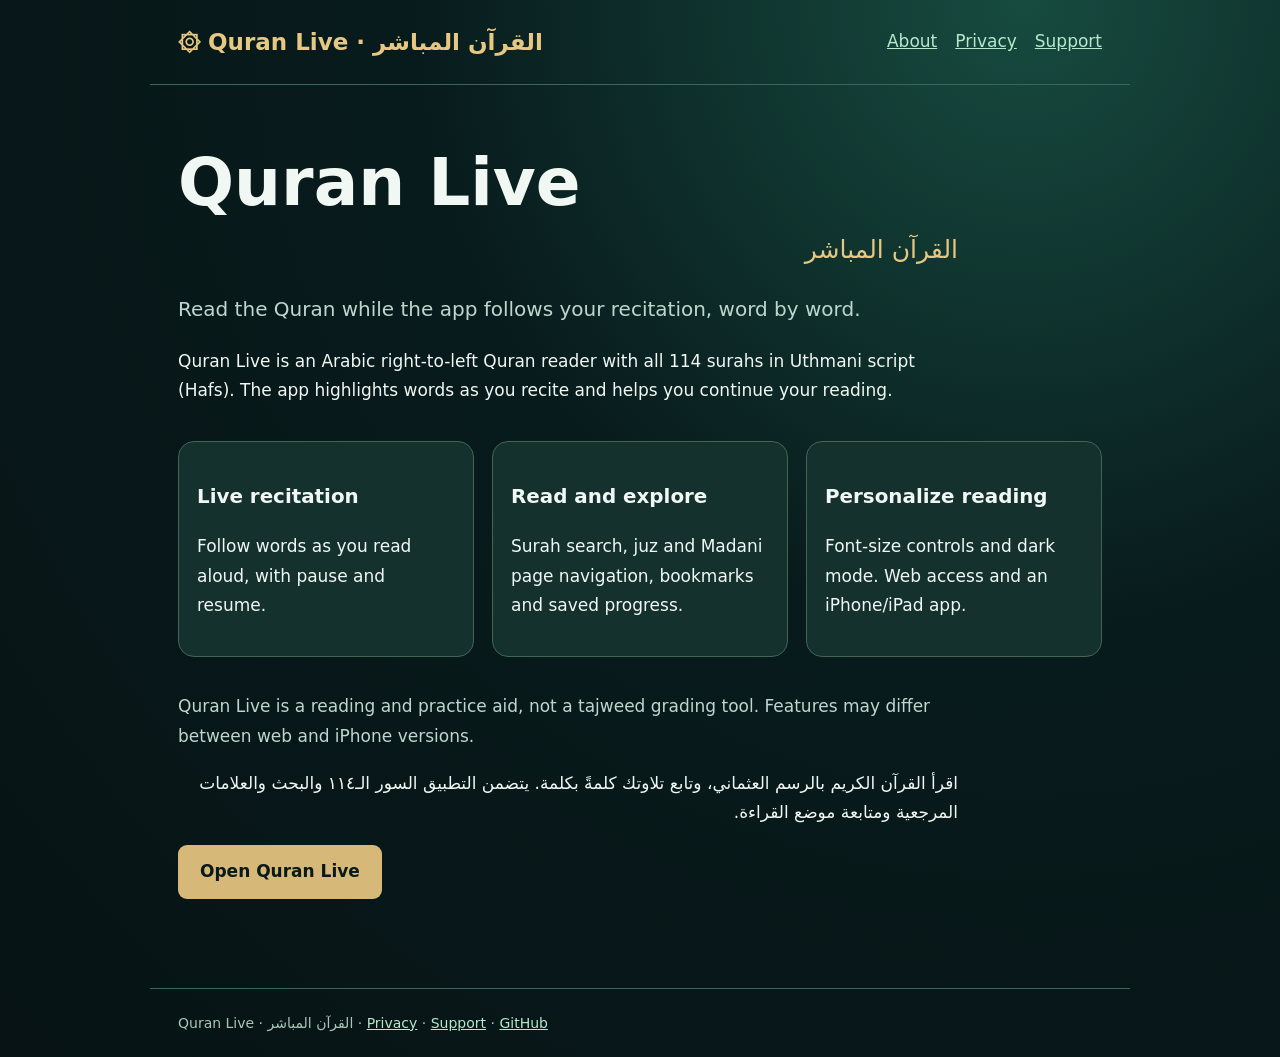
<file: docs/index.html>
<!doctype html><html lang="en"><head><meta charset="utf-8"><meta name="viewport" content="width=device-width,initial-scale=1"><title>Quran Live · القرآن المباشر</title><meta name="description" content="Read the Quran while the app follows your recitation, word by word."><link rel="stylesheet" href="style.css"></head><body><header><a class="brand" href="index.html">۞ Quran Live · القرآن المباشر</a><nav aria-label="Main navigation"><a href="index.html">About</a><a href="privacy.html">Privacy</a><a href="support.html">Support</a></nav></header><main><h1>Quran Live</h1><p class="arabic" lang="ar" dir="rtl">القرآن المباشر</p><p class="lede">Read the Quran while the app follows your recitation, word by word.</p><p>Quran Live is an Arabic right-to-left Quran reader with all 114 surahs in Uthmani script (Hafs). The app highlights words as you recite and helps you continue your reading.</p><div class="features"><article><h3>Live recitation</h3><p>Follow words as you read aloud, with pause and resume.</p></article><article><h3>Read and explore</h3><p>Surah search, juz and Madani page navigation, bookmarks and saved progress.</p></article><article><h3>Personalize reading</h3><p>Font-size controls and dark mode. Web access and an iPhone/iPad app.</p></article></div><p class="note">Quran Live is a reading and practice aid, not a tajweed grading tool. Features may differ between web and iPhone versions.</p><p lang="ar" dir="rtl">اقرأ القرآن الكريم بالرسم العثماني، وتابع تلاوتك كلمةً بكلمة. يتضمن التطبيق السور الـ١١٤ والبحث والعلامات المرجعية ومتابعة موضع القراءة.</p><p><a class="cta" href="https://quran.ialmosawi.com">Open Quran Live</a></p></main><footer>Quran Live · القرآن المباشر · <a href="privacy.html">Privacy</a> · <a href="support.html">Support</a> · <a href="https://github.com/iAlMosawi/QuranLive">GitHub</a></footer></body></html>
</file>
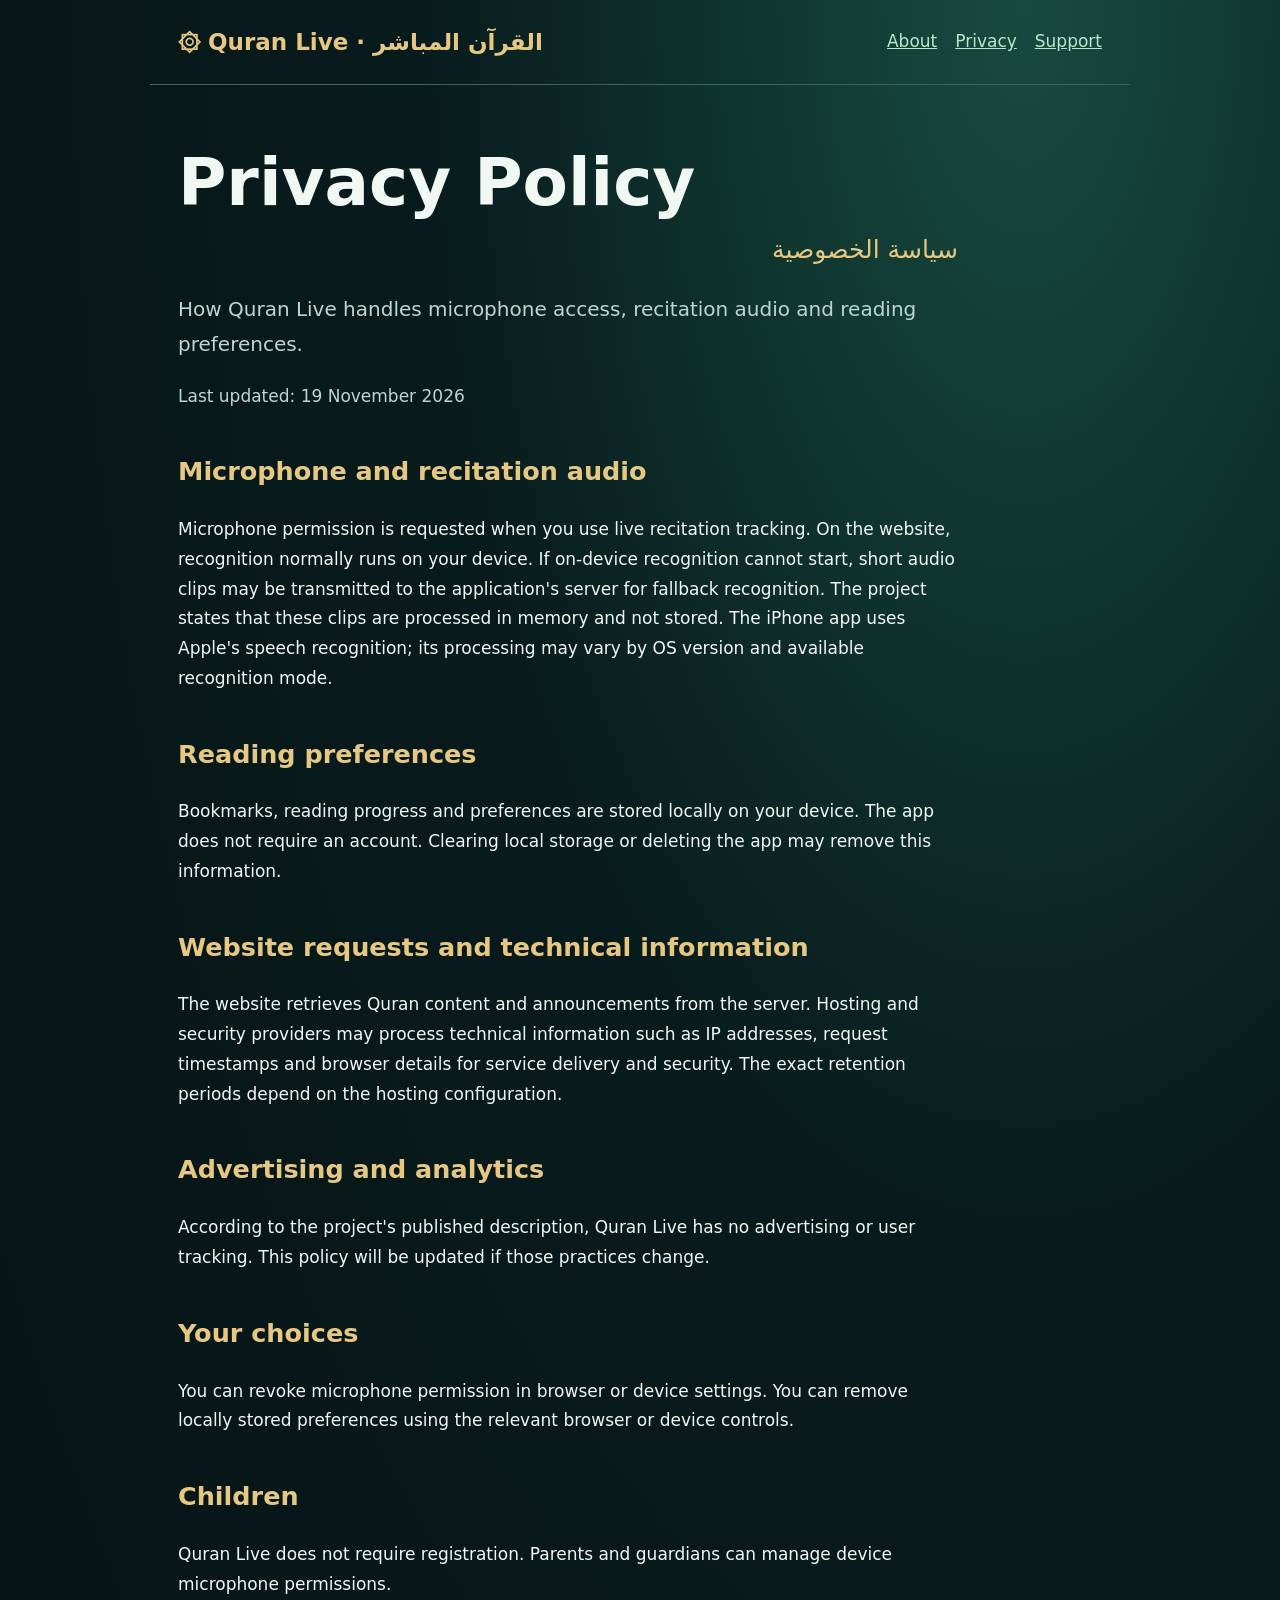
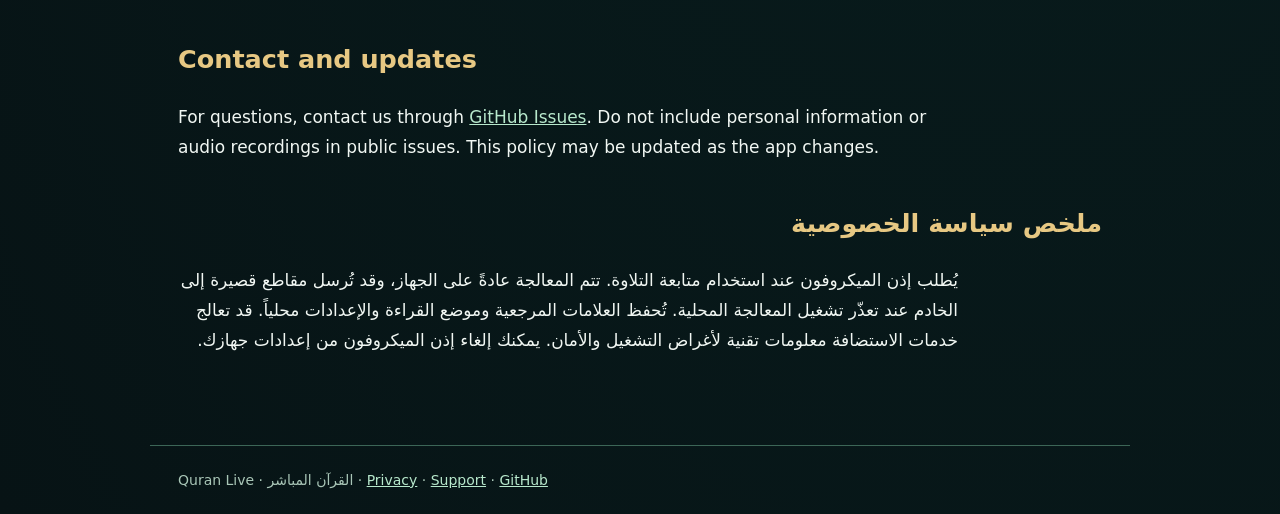
<file: docs/privacy.html>
<!doctype html><html lang="en"><head><meta charset="utf-8"><meta name="viewport" content="width=device-width,initial-scale=1"><title>Privacy Policy · سياسة الخصوصية</title><meta name="description" content="How Quran Live handles microphone access, recitation audio and reading preferences."><link rel="stylesheet" href="style.css"></head><body><header><a class="brand" href="index.html">۞ Quran Live · القرآن المباشر</a><nav aria-label="Main navigation"><a href="index.html">About</a><a href="privacy.html">Privacy</a><a href="support.html">Support</a></nav></header><main><h1>Privacy Policy</h1><p class="arabic" lang="ar" dir="rtl">سياسة الخصوصية</p><p class="lede">How Quran Live handles microphone access, recitation audio and reading preferences.</p><p class="note">Last updated: 19 November 2026</p><h2>Microphone and recitation audio</h2><p>Microphone permission is requested when you use live recitation tracking. On the website, recognition normally runs on your device. If on-device recognition cannot start, short audio clips may be transmitted to the application's server for fallback recognition. The project states that these clips are processed in memory and not stored. The iPhone app uses Apple's speech recognition; its processing may vary by OS version and available recognition mode.</p><h2>Reading preferences</h2><p>Bookmarks, reading progress and preferences are stored locally on your device. The app does not require an account. Clearing local storage or deleting the app may remove this information.</p><h2>Website requests and technical information</h2><p>The website retrieves Quran content and announcements from the server. Hosting and security providers may process technical information such as IP addresses, request timestamps and browser details for service delivery and security. The exact retention periods depend on the hosting configuration.</p><h2>Advertising and analytics</h2><p>According to the project's published description, Quran Live has no advertising or user tracking. This policy will be updated if those practices change.</p><h2>Your choices</h2><p>You can revoke microphone permission in browser or device settings. You can remove locally stored preferences using the relevant browser or device controls.</p><h2>Children</h2><p>Quran Live does not require registration. Parents and guardians can manage device microphone permissions.</p><h2>Contact and updates</h2><p>For questions, contact us through <a href="https://github.com/iAlMosawi/QuranLive/issues">GitHub Issues</a>. Do not include personal information or audio recordings in public issues. This policy may be updated as the app changes.</p><h2 lang="ar" dir="rtl">ملخص سياسة الخصوصية</h2><p lang="ar" dir="rtl">يُطلب إذن الميكروفون عند استخدام متابعة التلاوة. تتم المعالجة عادةً على الجهاز، وقد تُرسل مقاطع قصيرة إلى الخادم عند تعذّر تشغيل المعالجة المحلية. تُحفظ العلامات المرجعية وموضع القراءة والإعدادات محلياً. قد تعالج خدمات الاستضافة معلومات تقنية لأغراض التشغيل والأمان. يمكنك إلغاء إذن الميكروفون من إعدادات جهازك.</p></main><footer>Quran Live · القرآن المباشر · <a href="privacy.html">Privacy</a> · <a href="support.html">Support</a> · <a href="https://github.com/iAlMosawi/QuranLive">GitHub</a></footer></body></html>
</file>
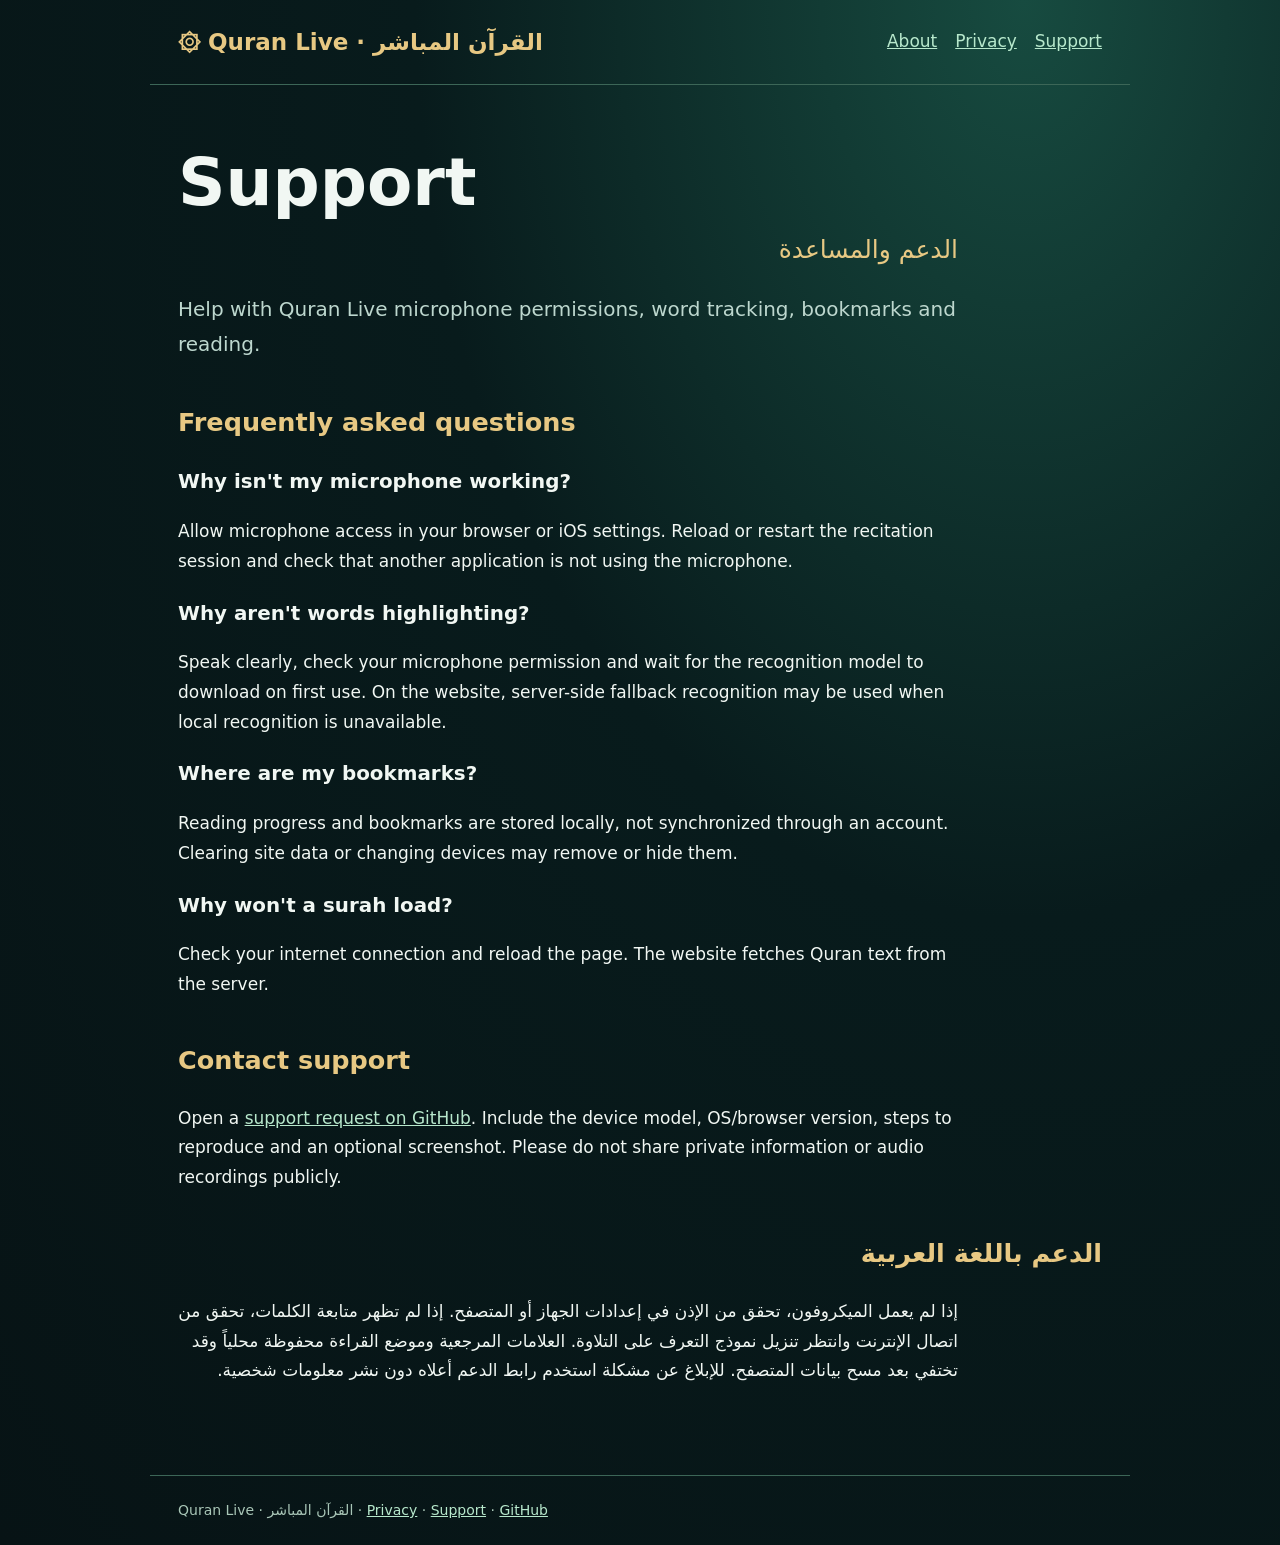
<file: docs/support.html>
<!doctype html><html lang="en"><head><meta charset="utf-8"><meta name="viewport" content="width=device-width,initial-scale=1"><title>Support · الدعم</title><meta name="description" content="Help with Quran Live microphone permissions, word tracking, bookmarks and reading."><link rel="stylesheet" href="style.css"></head><body><header><a class="brand" href="index.html">۞ Quran Live · القرآن المباشر</a><nav aria-label="Main navigation"><a href="index.html">About</a><a href="privacy.html">Privacy</a><a href="support.html">Support</a></nav></header><main><h1>Support</h1><p class="arabic" lang="ar" dir="rtl">الدعم والمساعدة</p><p class="lede">Help with Quran Live microphone permissions, word tracking, bookmarks and reading.</p><h2>Frequently asked questions</h2><h3>Why isn't my microphone working?</h3><p>Allow microphone access in your browser or iOS settings. Reload or restart the recitation session and check that another application is not using the microphone.</p><h3>Why aren't words highlighting?</h3><p>Speak clearly, check your microphone permission and wait for the recognition model to download on first use. On the website, server-side fallback recognition may be used when local recognition is unavailable.</p><h3>Where are my bookmarks?</h3><p>Reading progress and bookmarks are stored locally, not synchronized through an account. Clearing site data or changing devices may remove or hide them.</p><h3>Why won't a surah load?</h3><p>Check your internet connection and reload the page. The website fetches Quran text from the server.</p><h2>Contact support</h2><p>Open a <a href="https://github.com/iAlMosawi/QuranLive/issues/new">support request on GitHub</a>. Include the device model, OS/browser version, steps to reproduce and an optional screenshot. Please do not share private information or audio recordings publicly.</p><h2 lang="ar" dir="rtl">الدعم باللغة العربية</h2><p lang="ar" dir="rtl">إذا لم يعمل الميكروفون، تحقق من الإذن في إعدادات الجهاز أو المتصفح. إذا لم تظهر متابعة الكلمات، تحقق من اتصال الإنترنت وانتظر تنزيل نموذج التعرف على التلاوة. العلامات المرجعية وموضع القراءة محفوظة محلياً وقد تختفي بعد مسح بيانات المتصفح. للإبلاغ عن مشكلة استخدم رابط الدعم أعلاه دون نشر معلومات شخصية.</p></main><footer>Quran Live · القرآن المباشر · <a href="privacy.html">Privacy</a> · <a href="support.html">Support</a> · <a href="https://github.com/iAlMosawi/QuranLive">GitHub</a></footer></body></html>
</file>
<file: docs/style.css>
:root{color-scheme:dark}*{box-sizing:border-box}body{margin:0;background:radial-gradient(ellipse at 80% 0%,#174b40 0%,#081b1c 42%,#071315 100%);color:#f1f7f3;font:17px/1.75 system-ui,-apple-system,"Segoe UI",sans-serif}header,main,footer{max-width:980px;margin:auto;padding:22px 28px}header{display:flex;align-items:center;justify-content:space-between;gap:20px;flex-wrap:wrap;border-bottom:1px solid #3c6657}nav{display:flex;gap:18px;flex-wrap:wrap}a{color:#b7e8cc}a:hover{color:white}.brand{font-size:23px;font-weight:800;color:#e7c883;text-decoration:none}main{padding-top:62px;padding-bottom:72px;min-height:65vh}h1{font-size:clamp(36px,6vw,66px);line-height:1.1;margin:0 0 8px}h2{margin-top:38px;color:#e7c883}h3{margin-bottom:4px}p{max-width:780px} .arabic{font-size:25px;color:#e7c883;margin:0 0 18px}.lede{font-size:20px;color:#bdd7ce}.features{display:grid;grid-template-columns:repeat(auto-fit,minmax(220px,1fr));gap:18px;margin:35px 0}.features article{padding:18px;background:#14312d;border:1px solid #426554;border-radius:16px}.note{color:#bdd7ce}.cta{display:inline-block;padding:12px 22px;border-radius:9px;background:#d6b878;color:#091a18;font-weight:800;text-decoration:none}footer{border-top:1px solid #3c6657;color:#a9c6b7;font-size:14px}@media(max-width:600px){header,main,footer{padding-left:18px;padding-right:18px}}
</file>
